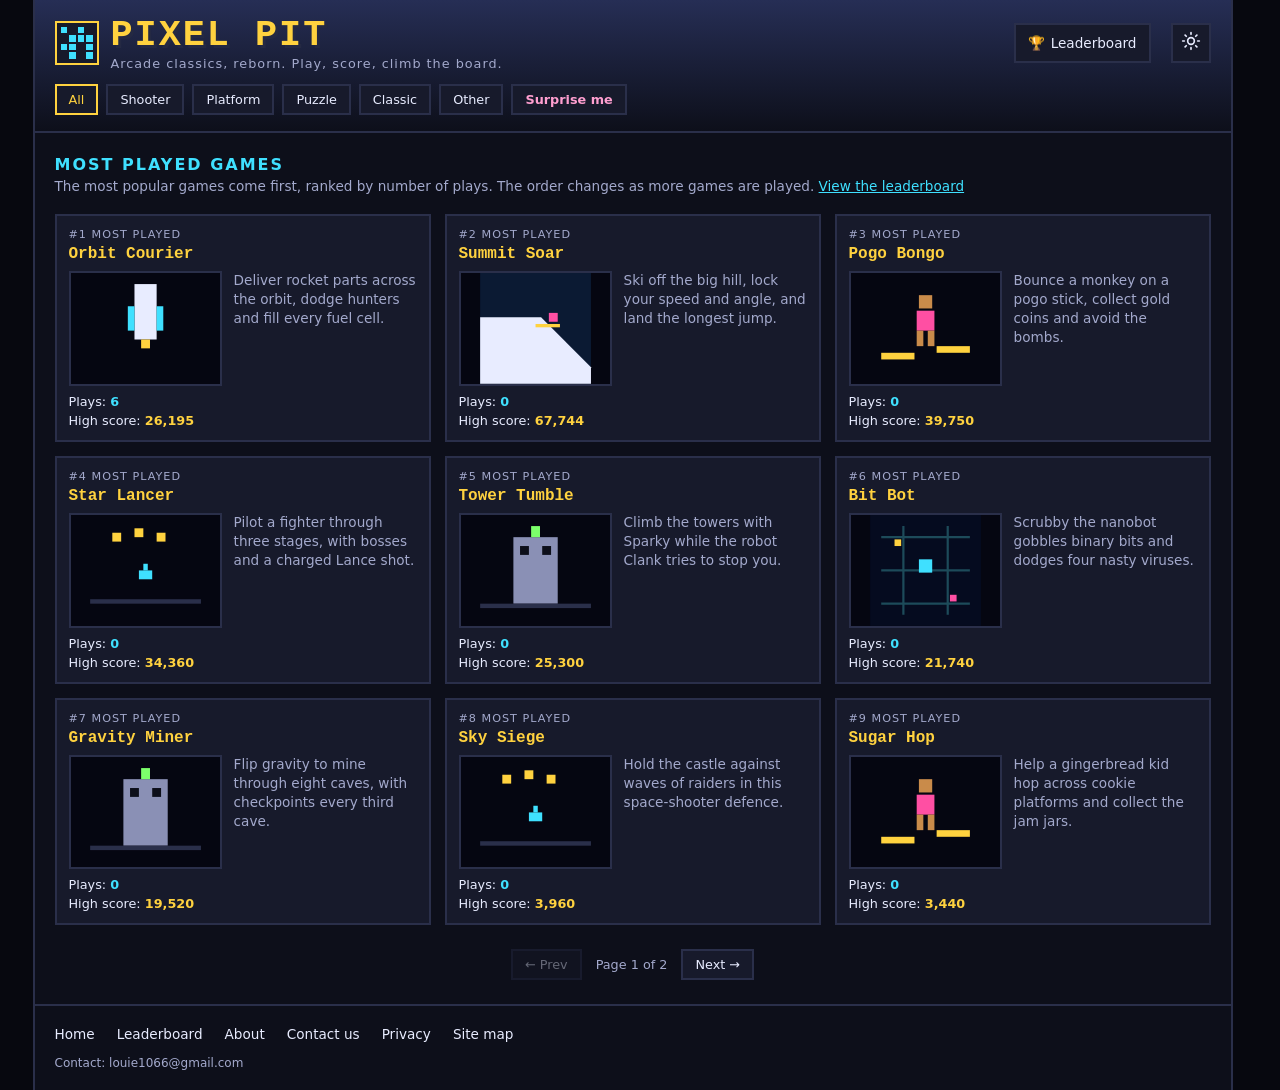
<file: index.html>
<!doctype html>
<html lang="en">
<head>
<meta charset="UTF-8">
<meta name="viewport" content="width=device-width, initial-scale=1, viewport-fit=cover">
<title>Pixel Pit | Free Retro Arcade Games Online</title>
<link rel="icon" href="favicon.svg" type="image/svg+xml">
<link rel="icon" href="favicon-32.png" type="image/png" sizes="32x32">
<link rel="apple-touch-icon" href="apple-touch-icon.png">
<meta name="description" content="Play free retro arcade games in your browser: shooters, platformers, puzzles and mazes. Compete for the top 5 high scores on any device.">
<link rel="canonical" href="https://louie1066.github.io/pixel-pit/">
<meta property="og:site_name" content="Pixel Pit">
<meta property="og:type" content="website">
<meta property="og:title" content="Pixel Pit | Free Retro Arcade Games Online">
<meta property="og:description" content="Play free retro arcade games in your browser: shooters, platformers, puzzles and mazes. Compete for the top 5 high scores on any device.">
<meta property="og:url" content="https://louie1066.github.io/pixel-pit/">
<meta name="twitter:card" content="summary">
<meta name="twitter:title" content="Pixel Pit | Free Retro Arcade Games Online">
<meta name="twitter:description" content="Play free retro arcade games in your browser: shooters, platformers, puzzles and mazes. Compete for the top 5 high scores on any device.">
<script type="application/ld+json">{"@context":"https://schema.org","@type":"WebSite","name":"Pixel Pit","url":"https://louie1066.github.io/pixel-pit/"}</script>
<meta name="robots" content="index, follow">
<meta name="theme-color" content="#0d0f1a">
<meta property="og:type" content="website">
<meta property="og:site_name" content="Pixel Pit">
<meta property="og:title" content="Pixel Pit | Free Retro Arcade Games Online">
<meta property="og:description" content="Free retro arcade games with live play counts and shared high scores.">
<meta name="twitter:card" content="summary">
<meta name="twitter:title" content="Pixel Pit | Free Retro Arcade Games Online">
<meta name="twitter:description" content="Free retro arcade games with live play counts and shared high scores.">
<script type="application/ld+json">
{"@context": "https://schema.org", "@type": "WebSite", "name": "Pixel Pit", "description": "Free retro arcade games with play counts and shared high scores.", "inLanguage": "en"}
</script>
<link rel="stylesheet" href="css/site.css">
</head>
<body data-route="home">
<div class="frame">

  <header id="siteHeader">
    <div class="brand">
      <a class="logo-link" href="index.html" aria-label="Pixel Pit home"><div class="logo" aria-hidden="true" id="logo"></div></a>
      <div>
        <h1 class="site-title"><a class="title-link" href="index.html">PIXEL PIT</a></h1>
        <div class="tagline">Arcade classics, reborn. Play, score, climb the board.</div>
      </div>
      <a class="lb-nav" href="leaderboard.html" aria-label="Leaderboard"><span class="lb-ico" aria-hidden="true">🏆</span><span class="lb-txt">Leaderboard</span></a>
      <button class="theme-toggle" id="themeToggle" aria-label="Switch to light mode"><svg width="20" height="20" viewBox="0 0 24 24" fill="none" stroke="currentColor" stroke-width="2" stroke-linecap="round" stroke-linejoin="round" aria-hidden="true"><circle cx="12" cy="12" r="4"/><path d="M12 2v2M12 20v2M4.93 4.93l1.41 1.41M17.66 17.66l1.41 1.41M2 12h2M20 12h2M4.93 19.07l1.41-1.41M17.66 6.34l1.41-1.41"/></svg></button>
    </div>
    <nav class="menu-slot" id="chips" aria-label="Game categories"></nav>
  </header>

  <section class="intro home-view">
    <h2 id="introTitle">Most played games</h2>
    <p>The most popular games come first, ranked by number of plays. The order changes as more games are played. <a href="leaderboard.html">View the leaderboard</a></p>
  </section>

  <main class="grid home-view" id="grid"></main>
  <div class="pager home-view" id="pager"></div>

  <!-- Ad slot below the games (hidden until ads are switched on) -->
  <div class="ad-below home-view" aria-label="Advertisement"></div>

  <footer>
    <nav class="links" aria-label="Footer navigation">
      <a href="index.html">Home</a>
      <a href="leaderboard.html">Leaderboard</a>
      <a href="about.html">About</a>
      <a href="contact.html">Contact us</a>
      <a href="privacy.html">Privacy</a>
      <a href="sitemap.html">Site map</a>
    </nav>
    <p class="fine">Contact: louie1066@gmail.com</p>
  </footer>

</div>
<script src="js/site.js"></script>
</body>
</html>
</file>
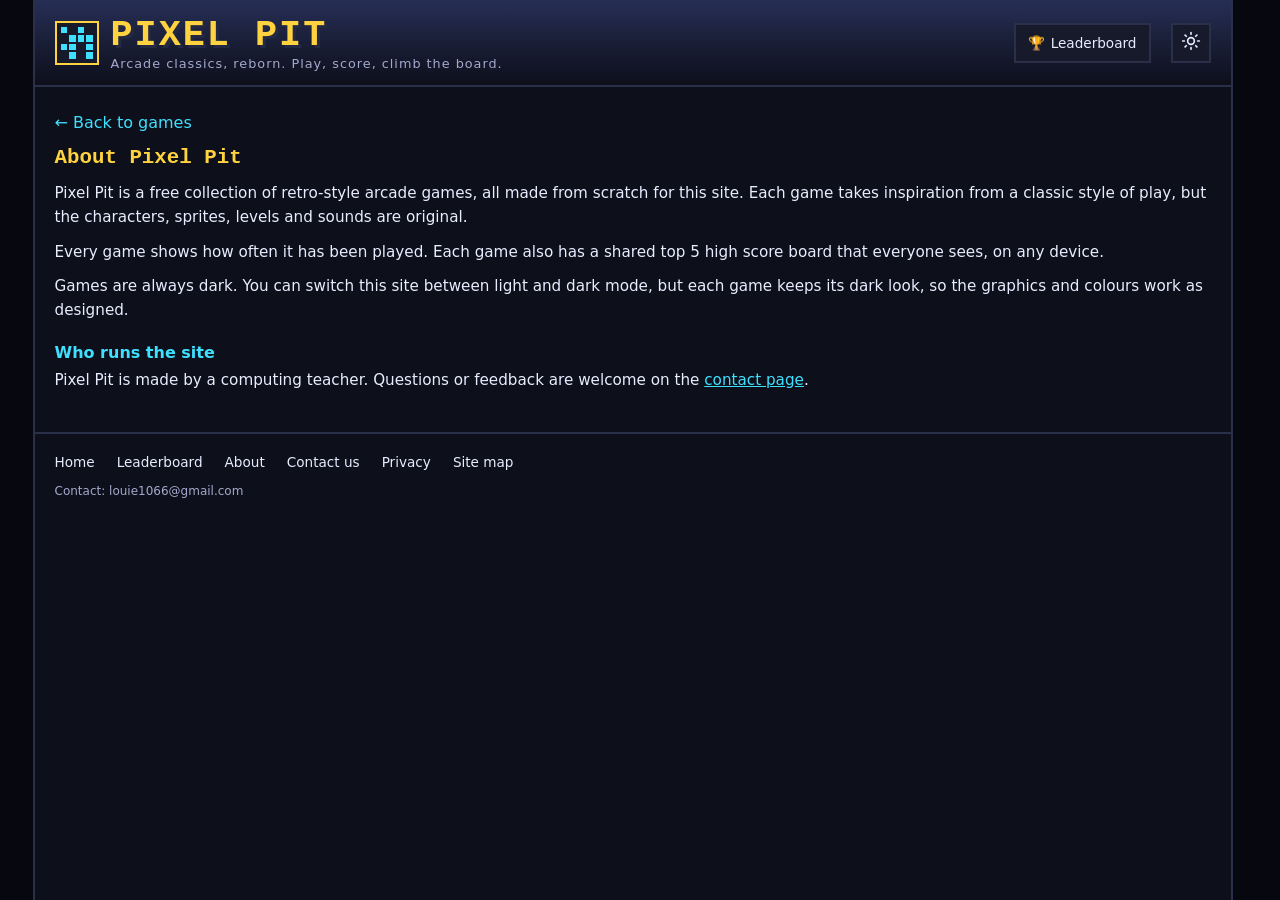
<file: about.html>
<!doctype html>
<html lang="en">
<head>
<meta charset="UTF-8">
<meta name="viewport" content="width=device-width, initial-scale=1, viewport-fit=cover">
<title>About | Pixel Pit</title>
<link rel="icon" href="favicon.svg" type="image/svg+xml">
<link rel="icon" href="favicon-32.png" type="image/png" sizes="32x32">
<link rel="apple-touch-icon" href="apple-touch-icon.png">
<meta name="description" content="About Pixel Pit: free retro-style arcade games made from scratch for this site.">
<link rel="canonical" href="https://louie1066.github.io/pixel-pit/about.html">
<meta property="og:site_name" content="Pixel Pit">
<meta property="og:type" content="website">
<meta property="og:title" content="About | Pixel Pit">
<meta property="og:description" content="About Pixel Pit: free retro-style arcade games made from scratch for this site.">
<meta property="og:url" content="https://louie1066.github.io/pixel-pit/about.html">
<meta name="twitter:card" content="summary">
<meta name="twitter:title" content="About | Pixel Pit">
<meta name="twitter:description" content="About Pixel Pit: free retro-style arcade games made from scratch for this site.">
<meta name="robots" content="index, follow">
<meta name="theme-color" content="#0d0f1a">
<meta property="og:type" content="website">
<meta property="og:site_name" content="Pixel Pit">
<meta property="og:title" content="About | Pixel Pit">
<meta property="og:description" content="About Pixel Pit: free retro-style arcade games made from scratch for this site.">
<link rel="stylesheet" href="css/site.css">
</head>
<body data-route="about">
<div class="frame">

  <header id="siteHeader">
    <div class="brand">
      <a class="logo-link" href="index.html" aria-label="Pixel Pit home"><div class="logo" aria-hidden="true" id="logo"></div></a>
      <div>
        <h1 class="site-title"><a class="title-link" href="index.html">PIXEL PIT</a></h1>
        <div class="tagline">Arcade classics, reborn. Play, score, climb the board.</div>
      </div>
      <a class="lb-nav" href="leaderboard.html" aria-label="Leaderboard"><span class="lb-ico" aria-hidden="true">🏆</span><span class="lb-txt">Leaderboard</span></a>
      <button class="theme-toggle" id="themeToggle" aria-label="Switch to light mode"><svg width="20" height="20" viewBox="0 0 24 24" fill="none" stroke="currentColor" stroke-width="2" stroke-linecap="round" stroke-linejoin="round" aria-hidden="true"><circle cx="12" cy="12" r="4"/><path d="M12 2v2M12 20v2M4.93 4.93l1.41 1.41M17.66 17.66l1.41 1.41M2 12h2M20 12h2M4.93 19.07l1.41-1.41M17.66 6.34l1.41-1.41"/></svg></button>
    </div>
  </header>

  <section class="page" id="about">
    <a class="back" href="index.html">← Back to games</a>
    <h2>About Pixel Pit</h2>
    <p>Pixel Pit is a free collection of retro-style arcade games, all made from scratch for this site. Each game takes inspiration from a classic style of play, but the characters, sprites, levels and sounds are original.</p>
    <p>Every game shows how often it has been played. Each game also has a shared top 5 high score board that everyone sees, on any device.</p>
    <p>Games are always dark. You can switch this site between light and dark mode, but each game keeps its dark look, so the graphics and colours work as designed.</p>
    <h3>Who runs the site</h3>
    <p>Pixel Pit is made by a computing teacher. Questions or feedback are welcome on the <a href="contact.html">contact page</a>.</p>
  </section>

  <footer>
    <nav class="links" aria-label="Footer navigation">
      <a href="index.html">Home</a>
      <a href="leaderboard.html">Leaderboard</a>
      <a href="about.html">About</a>
      <a href="contact.html">Contact us</a>
      <a href="privacy.html">Privacy</a>
      <a href="sitemap.html">Site map</a>
    </nav>
    <p class="fine">Contact: louie1066@gmail.com</p>
  </footer>

</div>
<script src="js/site.js"></script>
</body>
</html>
</file>
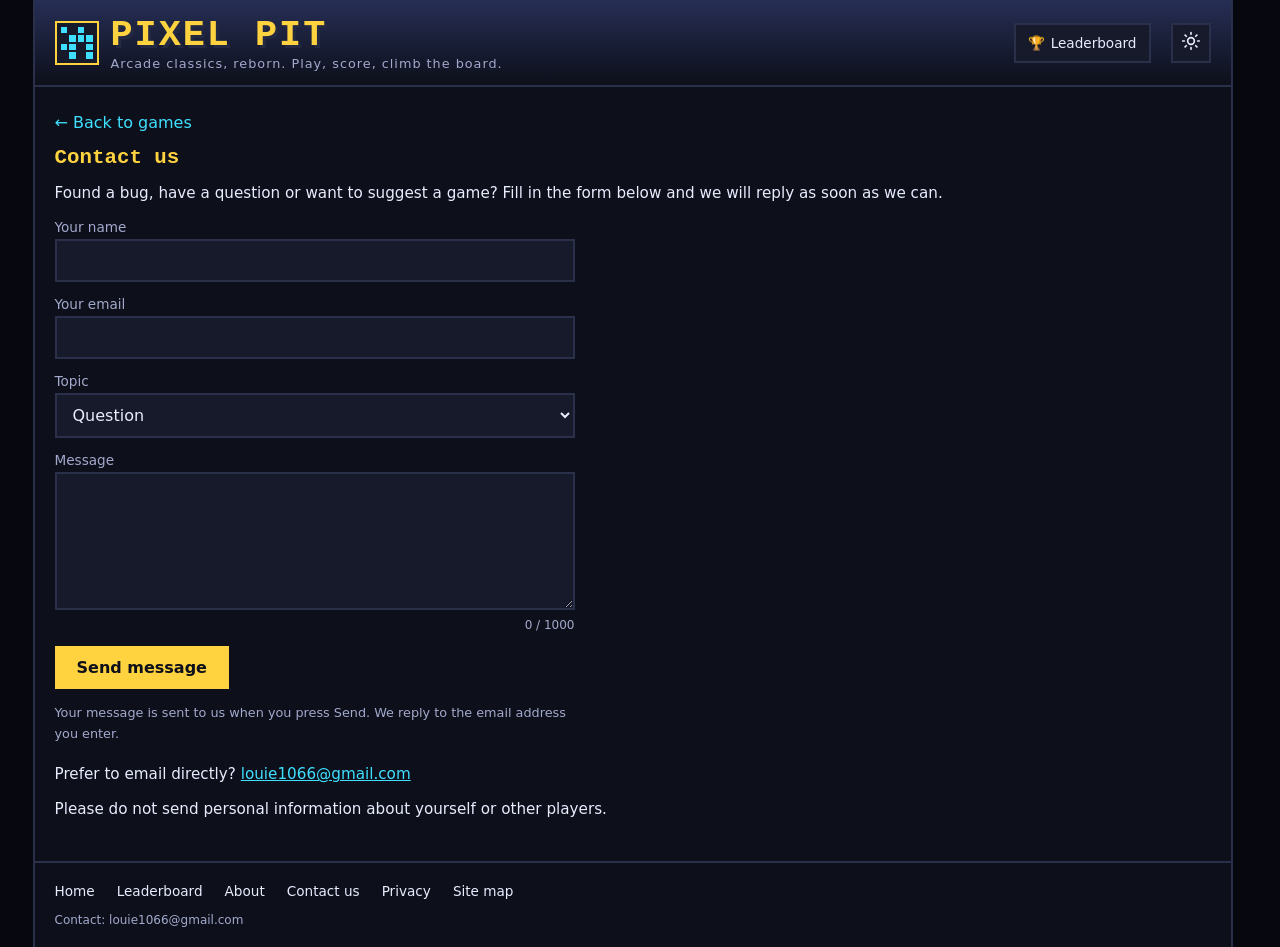
<file: contact.html>
<!doctype html>
<html lang="en">
<head>
<meta charset="UTF-8">
<meta name="viewport" content="width=device-width, initial-scale=1, viewport-fit=cover">
<title>Contact us | Pixel Pit</title>
<link rel="icon" href="favicon.svg" type="image/svg+xml">
<link rel="icon" href="favicon-32.png" type="image/png" sizes="32x32">
<link rel="apple-touch-icon" href="apple-touch-icon.png">
<meta name="description" content="Contact Pixel Pit: report a bug, ask a question or suggest a game.">
<link rel="canonical" href="https://louie1066.github.io/pixel-pit/contact.html">
<meta property="og:site_name" content="Pixel Pit">
<meta property="og:type" content="website">
<meta property="og:title" content="Contact us | Pixel Pit">
<meta property="og:description" content="Contact Pixel Pit: report a bug, ask a question or suggest a game.">
<meta property="og:url" content="https://louie1066.github.io/pixel-pit/contact.html">
<meta name="twitter:card" content="summary">
<meta name="twitter:title" content="Contact us | Pixel Pit">
<meta name="twitter:description" content="Contact Pixel Pit: report a bug, ask a question or suggest a game.">
<meta name="robots" content="index, follow">
<meta name="theme-color" content="#0d0f1a">
<meta property="og:type" content="website">
<meta property="og:site_name" content="Pixel Pit">
<meta property="og:title" content="Contact us | Pixel Pit">
<meta property="og:description" content="Contact Pixel Pit: report a bug, ask a question or suggest a game.">
<link rel="stylesheet" href="css/site.css?v=6">
</head>
<body data-route="contact">
<div class="frame">

  <header id="siteHeader">
    <div class="brand">
      <a class="logo-link" href="index.html" aria-label="Pixel Pit home"><div class="logo" aria-hidden="true" id="logo"></div></a>
      <div>
        <h1 class="site-title"><a class="title-link" href="index.html">PIXEL PIT</a></h1>
        <div class="tagline">Arcade classics, reborn. Play, score, climb the board.</div>
      </div>
      <a class="lb-nav" href="leaderboard.html" aria-label="Leaderboard"><span class="lb-ico" aria-hidden="true">🏆</span><span class="lb-txt">Leaderboard</span></a>
      <button class="theme-toggle" id="themeToggle" aria-label="Switch to light mode"><svg width="20" height="20" viewBox="0 0 24 24" fill="none" stroke="currentColor" stroke-width="2" stroke-linecap="round" stroke-linejoin="round" aria-hidden="true"><circle cx="12" cy="12" r="4"/><path d="M12 2v2M12 20v2M4.93 4.93l1.41 1.41M17.66 17.66l1.41 1.41M2 12h2M20 12h2M4.93 19.07l1.41-1.41M17.66 6.34l1.41-1.41"/></svg></button>
    </div>
  </header>

  <section class="page" id="contact">
    <a class="back" href="index.html">← Back to games</a>
    <h2>Contact us</h2>
    <p>Found a bug, have a question or want to suggest a game? Fill in the form below and we will reply as soon as we can.</p>
    <div class="cform" role="form" aria-label="Contact form">
      <div class="field">
        <label for="cfName">Your name</label>
        <input id="cfName" type="text" maxlength="60" autocomplete="name" aria-describedby="eName">
        <span class="err" id="eName" role="alert"></span>
      </div>
      <div class="field">
        <label for="cfEmail">Your email</label>
        <input id="cfEmail" type="email" maxlength="120" autocomplete="email" inputmode="email" aria-describedby="eEmail">
        <span class="err" id="eEmail" role="alert"></span>
      </div>
      <div class="field">
        <label for="cfTopic">Topic</label>
        <select id="cfTopic">
          <option>Question</option>
          <option>Bug report</option>
          <option>Game suggestion</option>
          <option>Remove a high score</option>
          <option>Other</option>
        </select>
      </div>
      <div class="field">
        <label for="cfMsg">Message</label>
        <textarea id="cfMsg" rows="6" maxlength="1000" aria-describedby="eMsg"></textarea>
        <div class="cf-meta"><span class="err" id="eMsg" role="alert"></span><span class="cf-status" id="cfStatus" role="status"></span><span id="cfCount">0 / 1000</span></div>
      </div>
      <div class="hp" aria-hidden="true"><label for="cfHp">Leave this field empty</label><input id="cfHp" type="text" tabindex="-1" autocomplete="off"></div>
      <button type="button" class="btn" id="cfSend">Send message</button>
      <p class="cf-note">Your message is sent to us when you press Send. We reply to the email address you enter.</p>
    </div>
    <p>Prefer to email directly? <a href="mailto:louie1066@gmail.com">louie1066@gmail.com</a></p>
    <p>Please do not send personal information about yourself or other players.</p>
  </section>

  <footer>
    <nav class="links" aria-label="Footer navigation">
      <a href="index.html">Home</a>
      <a href="leaderboard.html">Leaderboard</a>
      <a href="about.html">About</a>
      <a href="contact.html">Contact us</a>
      <a href="privacy.html">Privacy</a>
      <a href="sitemap.html">Site map</a>
    </nav>
    <p class="fine">Contact: louie1066@gmail.com</p>
  </footer>

</div>
<script src="js/site.js?v=2"></script>
</body>
</html>
</file>
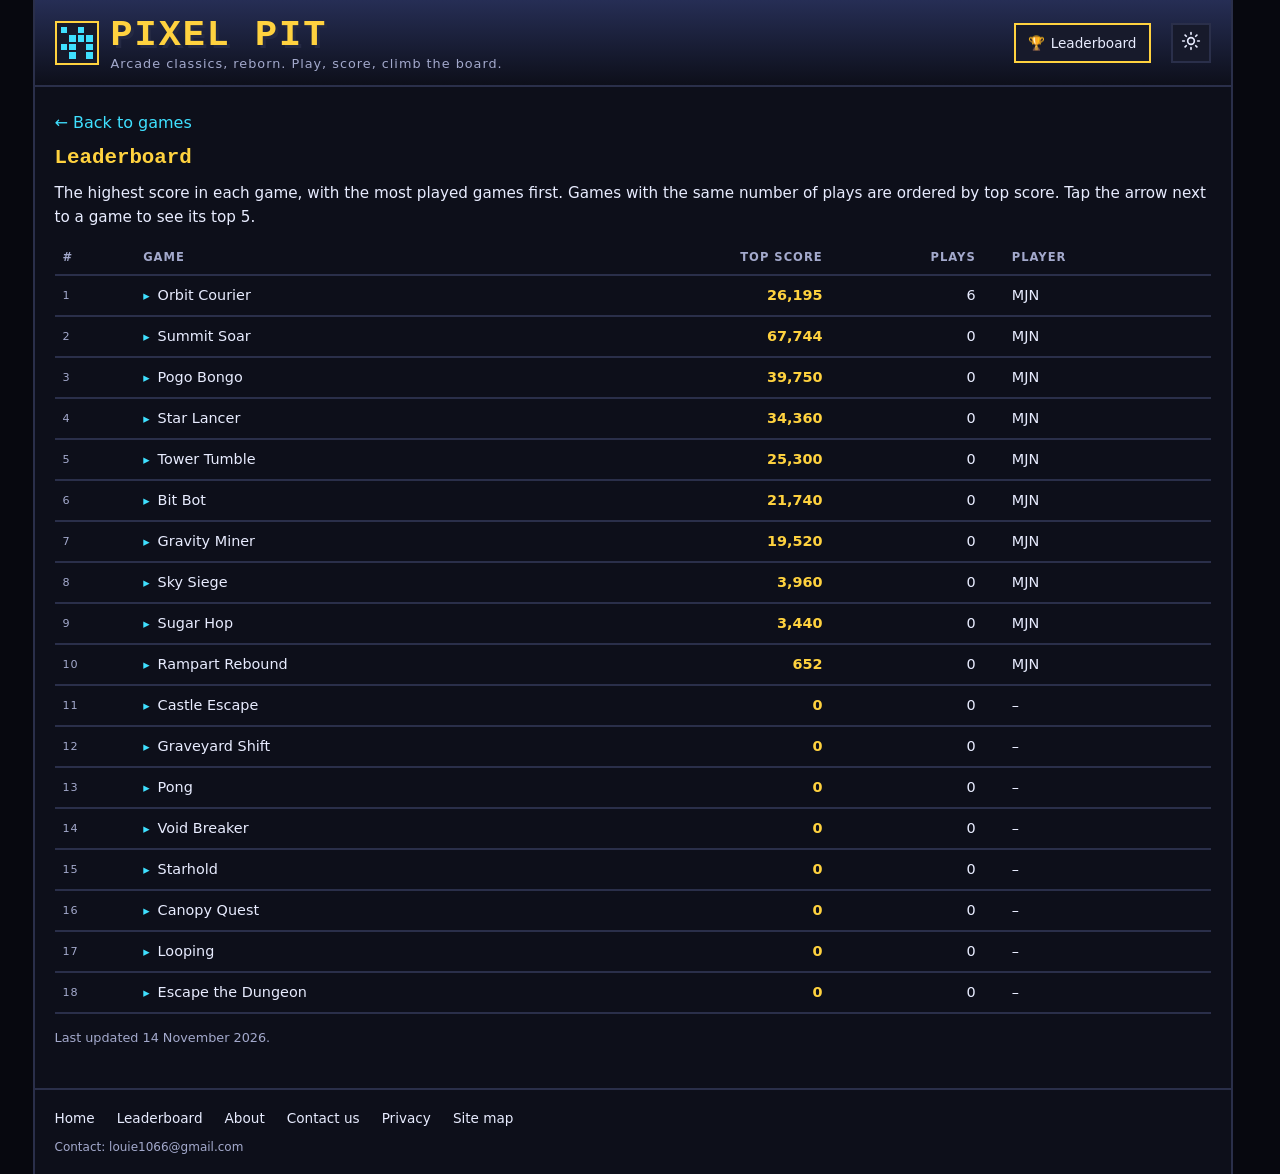
<file: leaderboard.html>
<!doctype html>
<html lang="en">
<head>
<meta charset="UTF-8">
<meta name="viewport" content="width=device-width, initial-scale=1, viewport-fit=cover">
<title>Leaderboard | Pixel Pit</title>
<link rel="icon" href="favicon.svg" type="image/svg+xml">
<link rel="icon" href="favicon-32.png" type="image/png" sizes="32x32">
<link rel="apple-touch-icon" href="apple-touch-icon.png">
<meta name="description" content="Pixel Pit leaderboard: the top score in each free retro arcade game, with the top 5 for every game.">
<link rel="canonical" href="https://louie1066.github.io/pixel-pit/leaderboard.html">
<meta property="og:site_name" content="Pixel Pit">
<meta property="og:type" content="website">
<meta property="og:title" content="Leaderboard | Pixel Pit">
<meta property="og:description" content="Pixel Pit leaderboard: the top score in each free retro arcade game, with the top 5 for every game.">
<meta property="og:url" content="https://louie1066.github.io/pixel-pit/leaderboard.html">
<meta name="twitter:card" content="summary">
<meta name="twitter:title" content="Leaderboard | Pixel Pit">
<meta name="twitter:description" content="Pixel Pit leaderboard: the top score in each free retro arcade game, with the top 5 for every game.">
<meta name="robots" content="index, follow">
<meta name="theme-color" content="#0d0f1a">
<meta property="og:type" content="website">
<meta property="og:site_name" content="Pixel Pit">
<meta property="og:title" content="Leaderboard | Pixel Pit">
<meta property="og:description" content="Pixel Pit leaderboard: the top score in each free retro arcade game, with the top 5 for every game.">
<link rel="stylesheet" href="css/site.css">
</head>
<body data-route="leaderboard">
<div class="frame">

  <header id="siteHeader">
    <div class="brand">
      <a class="logo-link" href="index.html" aria-label="Pixel Pit home"><div class="logo" aria-hidden="true" id="logo"></div></a>
      <div>
        <h1 class="site-title"><a class="title-link" href="index.html">PIXEL PIT</a></h1>
        <div class="tagline">Arcade classics, reborn. Play, score, climb the board.</div>
      </div>
      <a class="lb-nav" href="leaderboard.html" aria-label="Leaderboard"><span class="lb-ico" aria-hidden="true">🏆</span><span class="lb-txt">Leaderboard</span></a>
      <button class="theme-toggle" id="themeToggle" aria-label="Switch to light mode"><svg width="20" height="20" viewBox="0 0 24 24" fill="none" stroke="currentColor" stroke-width="2" stroke-linecap="round" stroke-linejoin="round" aria-hidden="true"><circle cx="12" cy="12" r="4"/><path d="M12 2v2M12 20v2M4.93 4.93l1.41 1.41M17.66 17.66l1.41 1.41M2 12h2M20 12h2M4.93 19.07l1.41-1.41M17.66 6.34l1.41-1.41"/></svg></button>
    </div>
  </header>

  <section class="page" id="leaderboard">
    <a class="back" href="index.html">← Back to games</a>
    <h2>Leaderboard</h2>
    <p>The highest score in each game, with the most played games first. Games with the same number of plays are ordered by top score. Tap the arrow next to a game to see its top 5.</p>
    <div class="table-wrap">
      <table class="lb">
        <caption class="sr-only">Highest score in each game, sorted by number of plays</caption>
        <thead><tr><th scope="col">#</th><th scope="col">Game</th><th scope="col" class="num">Top score</th><th scope="col" class="num">Plays</th><th scope="col">Player</th></tr></thead>
        <tbody id="lbBody"></tbody>
      </table>
    </div>
    <p class="lb-note" id="lbNote"></p>
  </section>

  <footer>
    <nav class="links" aria-label="Footer navigation">
      <a href="index.html">Home</a>
      <a href="leaderboard.html">Leaderboard</a>
      <a href="about.html">About</a>
      <a href="contact.html">Contact us</a>
      <a href="privacy.html">Privacy</a>
      <a href="sitemap.html">Site map</a>
    </nav>
    <p class="fine">Contact: louie1066@gmail.com</p>
  </footer>

</div>
<script src="js/site.js"></script>
</body>
</html>
</file>
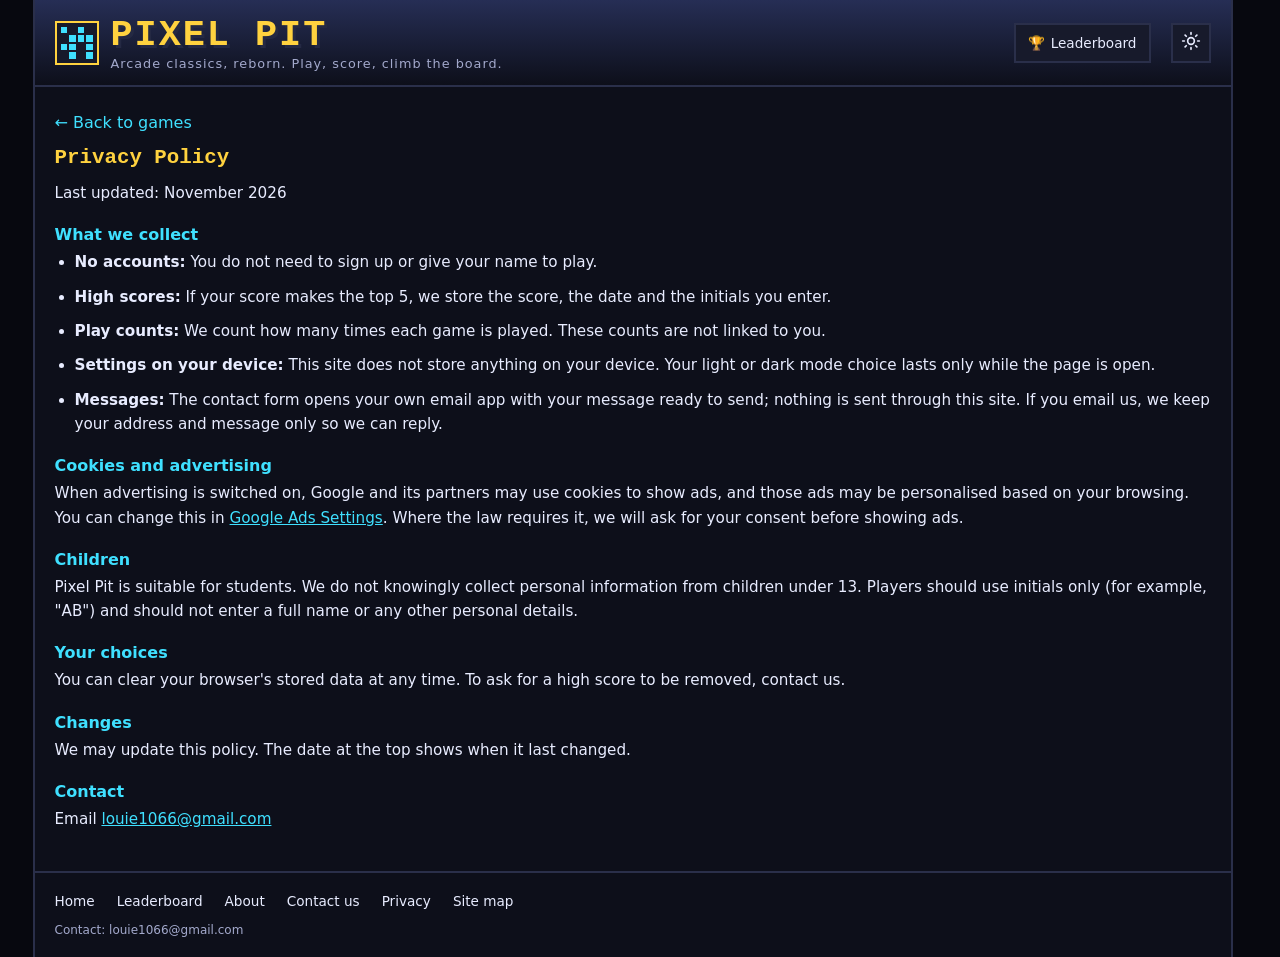
<file: privacy.html>
<!doctype html>
<html lang="en">
<head>
<meta charset="UTF-8">
<meta name="viewport" content="width=device-width, initial-scale=1, viewport-fit=cover">
<title>Privacy Policy | Pixel Pit</title>
<link rel="icon" href="favicon.svg" type="image/svg+xml">
<link rel="icon" href="favicon-32.png" type="image/png" sizes="32x32">
<link rel="apple-touch-icon" href="apple-touch-icon.png">
<meta name="description" content="Pixel Pit privacy policy: no accounts, initials only for high scores, anonymous play counts and how ads are handled.">
<link rel="canonical" href="https://louie1066.github.io/pixel-pit/privacy.html">
<meta property="og:site_name" content="Pixel Pit">
<meta property="og:type" content="website">
<meta property="og:title" content="Privacy Policy | Pixel Pit">
<meta property="og:description" content="Pixel Pit privacy policy: no accounts, initials only for high scores, anonymous play counts and how ads are handled.">
<meta property="og:url" content="https://louie1066.github.io/pixel-pit/privacy.html">
<meta name="twitter:card" content="summary">
<meta name="twitter:title" content="Privacy Policy | Pixel Pit">
<meta name="twitter:description" content="Pixel Pit privacy policy: no accounts, initials only for high scores, anonymous play counts and how ads are handled.">
<meta name="robots" content="index, follow">
<meta name="theme-color" content="#0d0f1a">
<meta property="og:type" content="website">
<meta property="og:site_name" content="Pixel Pit">
<meta property="og:title" content="Privacy Policy | Pixel Pit">
<meta property="og:description" content="Pixel Pit privacy policy: no accounts, initials only for high scores, anonymous play counts and how ads are handled.">
<link rel="stylesheet" href="css/site.css">
</head>
<body data-route="privacy">
<div class="frame">

  <header id="siteHeader">
    <div class="brand">
      <a class="logo-link" href="index.html" aria-label="Pixel Pit home"><div class="logo" aria-hidden="true" id="logo"></div></a>
      <div>
        <h1 class="site-title"><a class="title-link" href="index.html">PIXEL PIT</a></h1>
        <div class="tagline">Arcade classics, reborn. Play, score, climb the board.</div>
      </div>
      <a class="lb-nav" href="leaderboard.html" aria-label="Leaderboard"><span class="lb-ico" aria-hidden="true">🏆</span><span class="lb-txt">Leaderboard</span></a>
      <button class="theme-toggle" id="themeToggle" aria-label="Switch to light mode"><svg width="20" height="20" viewBox="0 0 24 24" fill="none" stroke="currentColor" stroke-width="2" stroke-linecap="round" stroke-linejoin="round" aria-hidden="true"><circle cx="12" cy="12" r="4"/><path d="M12 2v2M12 20v2M4.93 4.93l1.41 1.41M17.66 17.66l1.41 1.41M2 12h2M20 12h2M4.93 19.07l1.41-1.41M17.66 6.34l1.41-1.41"/></svg></button>
    </div>
  </header>

  <section class="page" id="privacy">
    <a class="back" href="index.html">← Back to games</a>
    <h2>Privacy Policy</h2>
    <p>Last updated: November 2026</p>
    <h3>What we collect</h3>
    <ul>
      <li><b>No accounts:</b> You do not need to sign up or give your name to play.</li>
      <li><b>High scores:</b> If your score makes the top 5, we store the score, the date and the initials you enter.</li>
      <li><b>Play counts:</b> We count how many times each game is played. These counts are not linked to you.</li>
      <li><b>Settings on your device:</b> This site does not store anything on your device. Your light or dark mode choice lasts only while the page is open.</li>
      <li><b>Messages:</b> The contact form opens your own email app with your message ready to send; nothing is sent through this site. If you email us, we keep your address and message only so we can reply.</li>
    </ul>
    <h3>Cookies and advertising</h3>
    <p>When advertising is switched on, Google and its partners may use cookies to show ads, and those ads may be personalised based on your browsing. You can change this in <a href="https://adssettings.google.com" target="_blank" rel="noopener">Google Ads Settings</a>. Where the law requires it, we will ask for your consent before showing ads.</p>
    <h3>Children</h3>
    <p>Pixel Pit is suitable for students. We do not knowingly collect personal information from children under 13. Players should use initials only (for example, "AB") and should not enter a full name or any other personal details.</p>
    <h3>Your choices</h3>
    <p>You can clear your browser's stored data at any time. To ask for a high score to be removed, contact us.</p>
    <h3>Changes</h3>
    <p>We may update this policy. The date at the top shows when it last changed.</p>
    <h3>Contact</h3>
    <p>Email <a href="mailto:louie1066@gmail.com">louie1066@gmail.com</a></p>
  </section>

  <footer>
    <nav class="links" aria-label="Footer navigation">
      <a href="index.html">Home</a>
      <a href="leaderboard.html">Leaderboard</a>
      <a href="about.html">About</a>
      <a href="contact.html">Contact us</a>
      <a href="privacy.html">Privacy</a>
      <a href="sitemap.html">Site map</a>
    </nav>
    <p class="fine">Contact: louie1066@gmail.com</p>
  </footer>

</div>
<script src="js/site.js"></script>
</body>
</html>
</file>
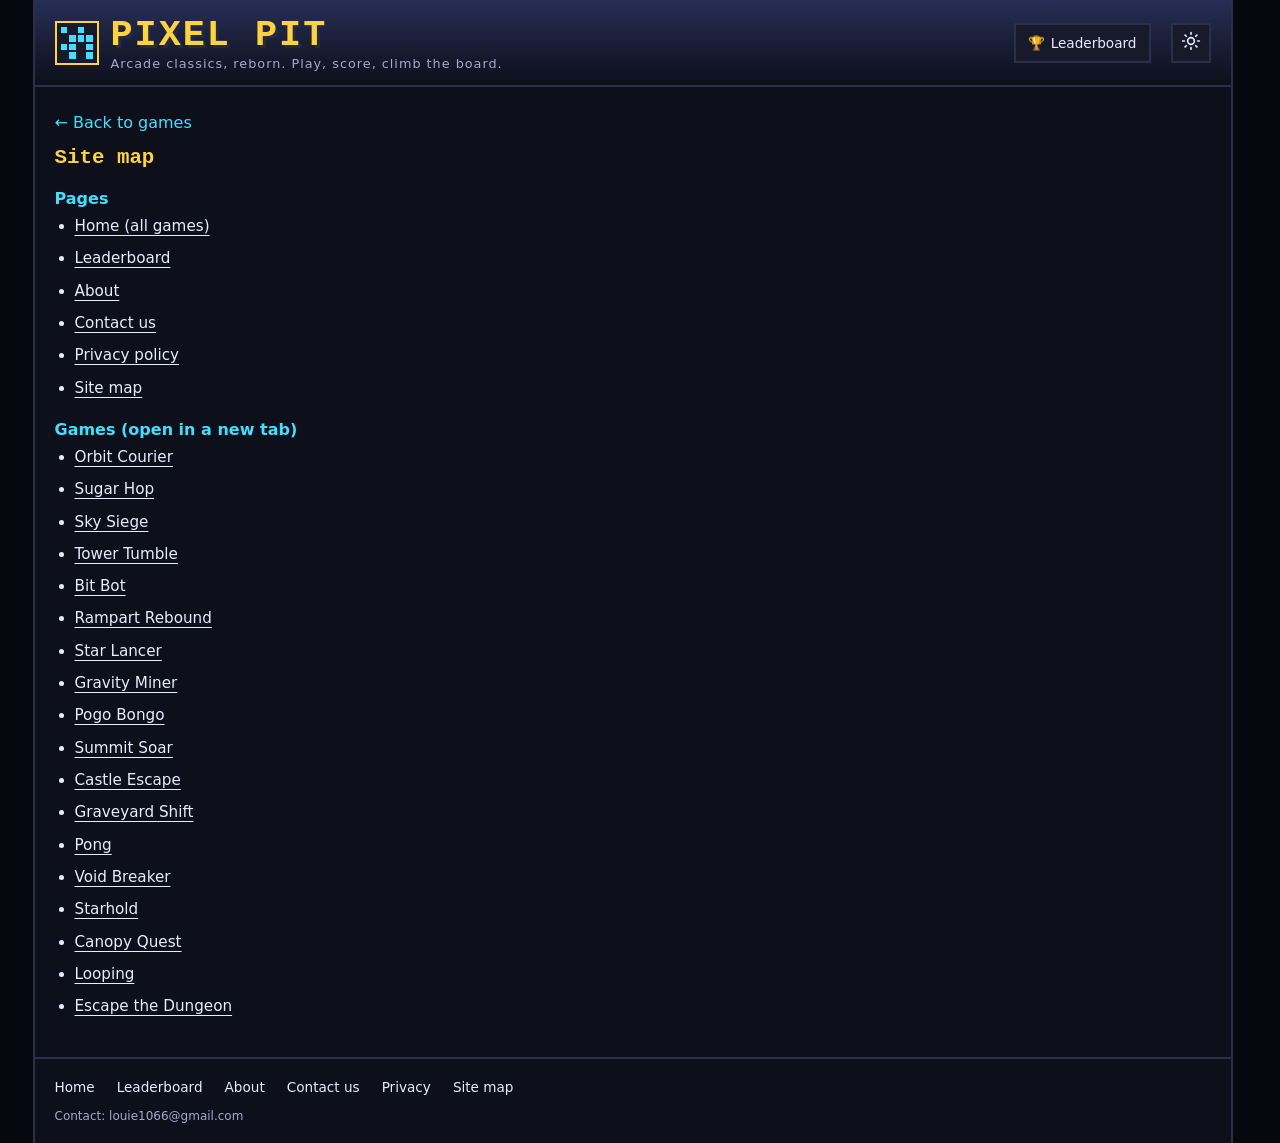
<file: sitemap.html>
<!doctype html>
<html lang="en">
<head>
<meta charset="UTF-8">
<meta name="viewport" content="width=device-width, initial-scale=1, viewport-fit=cover">
<title>Site map | Pixel Pit</title>
<link rel="icon" href="favicon.svg" type="image/svg+xml">
<link rel="icon" href="favicon-32.png" type="image/png" sizes="32x32">
<link rel="apple-touch-icon" href="apple-touch-icon.png">
<meta name="description" content="Site map for Pixel Pit: every page and every free retro arcade game.">
<link rel="canonical" href="https://louie1066.github.io/pixel-pit/sitemap.html">
<meta property="og:site_name" content="Pixel Pit">
<meta property="og:type" content="website">
<meta property="og:title" content="Site map | Pixel Pit">
<meta property="og:description" content="Site map for Pixel Pit: every page and every free retro arcade game.">
<meta property="og:url" content="https://louie1066.github.io/pixel-pit/sitemap.html">
<meta name="twitter:card" content="summary">
<meta name="twitter:title" content="Site map | Pixel Pit">
<meta name="twitter:description" content="Site map for Pixel Pit: every page and every free retro arcade game.">
<meta name="robots" content="index, follow">
<meta name="theme-color" content="#0d0f1a">
<meta property="og:type" content="website">
<meta property="og:site_name" content="Pixel Pit">
<meta property="og:title" content="Site map | Pixel Pit">
<meta property="og:description" content="Site map for Pixel Pit: every page and every free retro arcade game.">
<link rel="stylesheet" href="css/site.css">
</head>
<body data-route="sitemap">
<div class="frame">

  <header id="siteHeader">
    <div class="brand">
      <a class="logo-link" href="index.html" aria-label="Pixel Pit home"><div class="logo" aria-hidden="true" id="logo"></div></a>
      <div>
        <h1 class="site-title"><a class="title-link" href="index.html">PIXEL PIT</a></h1>
        <div class="tagline">Arcade classics, reborn. Play, score, climb the board.</div>
      </div>
      <a class="lb-nav" href="leaderboard.html" aria-label="Leaderboard"><span class="lb-ico" aria-hidden="true">🏆</span><span class="lb-txt">Leaderboard</span></a>
      <button class="theme-toggle" id="themeToggle" aria-label="Switch to light mode"><svg width="20" height="20" viewBox="0 0 24 24" fill="none" stroke="currentColor" stroke-width="2" stroke-linecap="round" stroke-linejoin="round" aria-hidden="true"><circle cx="12" cy="12" r="4"/><path d="M12 2v2M12 20v2M4.93 4.93l1.41 1.41M17.66 17.66l1.41 1.41M2 12h2M20 12h2M4.93 19.07l1.41-1.41M17.66 6.34l1.41-1.41"/></svg></button>
    </div>
  </header>

  <section class="page" id="sitemap">
    <a class="back" href="index.html">← Back to games</a>
    <h2>Site map</h2>
    <h3>Pages</h3>
    <ul>
      <li><a href="index.html">Home (all games)</a></li>
      <li><a href="leaderboard.html">Leaderboard</a></li>
      <li><a href="about.html">About</a></li>
      <li><a href="contact.html">Contact us</a></li>
      <li><a href="privacy.html">Privacy policy</a></li>
      <li><a href="sitemap.html">Site map</a></li>
    </ul>
    <h3>Games (open in a new tab)</h3>
    <ul>
      <li><a href="https://claude.ai/artifact/K4CLZtLDsevg1pBgUf9der" target="_blank" rel="noopener">Orbit Courier</a></li>
      <li><a href="https://claude.ai/artifact/T3AxokvkxUFRRKS7PgwddU" target="_blank" rel="noopener">Sugar Hop</a></li>
      <li><a href="https://claude.ai/artifact/Qv8M5JR7CrtYcHJkXorD5z" target="_blank" rel="noopener">Sky Siege</a></li>
      <li><a href="https://claude.ai/artifact/KXL6Ym15ChLFWicP6aPT94" target="_blank" rel="noopener">Tower Tumble</a></li>
      <li><a href="https://claude.ai/artifact/3apwaJL1drV3Doty5yLfv9" target="_blank" rel="noopener">Bit Bot</a></li>
      <li><a href="https://claude.ai/artifact/1voGYFpgc684847rLwEXzV" target="_blank" rel="noopener">Rampart Rebound</a></li>
      <li><a href="https://claude.ai/artifact/H2qJgYdP66oabkKgCdzqur" target="_blank" rel="noopener">Star Lancer</a></li>
      <li><a href="https://claude.ai/artifact/8jiwnxXVmMxuQ9jgSXgTUN" target="_blank" rel="noopener">Gravity Miner</a></li>
      <li><a href="https://claude.ai/artifact/4j6sBaQNDJ8ohskCePzsQQ" target="_blank" rel="noopener">Pogo Bongo</a></li>
      <li><a href="https://claude.ai/artifact/UTkWLFEZm8kPDBAmRTByoj" target="_blank" rel="noopener">Summit Soar</a></li>
      <li><a href="https://claude.ai/artifact/W1eQNdTiUDWjcsBBpXfX79" target="_blank" rel="noopener">Castle Escape</a></li>
      <li><a href="https://claude.ai/artifact/8fW9QopiSDzq2QFUGpuuvi" target="_blank" rel="noopener">Graveyard Shift</a></li>
      <li><a href="https://claude.ai/artifact/Ewcenv9Xi4rx72KbptjEzJ" target="_blank" rel="noopener">Pong</a></li>
      <li><a href="https://claude.ai/artifact/LdCQc4y39vKuodfWHKA8bB" target="_blank" rel="noopener">Void Breaker</a></li>
      <li><a href="https://claude.ai/artifact/VmeNDzo4u2kob5V1u3vbjt" target="_blank" rel="noopener">Starhold</a></li>
      <li><a href="https://claude.ai/artifact/4E9z9HmihVHu6bCL8VGQee" target="_blank" rel="noopener">Canopy Quest</a></li>
      <li><a href="https://claude.ai/artifact/5eLSbrQU67nbkNDLKk2mVr" target="_blank" rel="noopener">Looping</a></li>
      <li><a href="https://claude.ai/artifact/NLz3fpiXCbFSgdy5QpoFii" target="_blank" rel="noopener">Escape the Dungeon</a></li>
    </ul>
  </section>

  <footer>
    <nav class="links" aria-label="Footer navigation">
      <a href="index.html">Home</a>
      <a href="leaderboard.html">Leaderboard</a>
      <a href="about.html">About</a>
      <a href="contact.html">Contact us</a>
      <a href="privacy.html">Privacy</a>
      <a href="sitemap.html">Site map</a>
    </nav>
    <p class="fine">Contact: louie1066@gmail.com</p>
  </footer>

</div>
<script src="js/site.js"></script>
</body>
</html>
</file>
<file: css/site.css>
:root {
    --bg: #0d0f1a;
    --panel: #171a2b;
    --line: #2a2f4a;
    --text: #e8ecff;
    --dim: #a3a9cc;
    --yellow: #ffd23f;
    --cyan: #3fe0ff;
    --pink: #ff4fa3;
    --edge: #242943;
    --surround: #07080f;
    --header-top: #262e55;
  }
  * { box-sizing: border-box; margin: 0; padding: 0; }
  /* Always reserve the scrollbar space so every page is exactly the same width, whether or not it is long enough to scroll */
  html { scrollbar-gutter: stable; }
  html, body { background: var(--surround); color: var(--text); font-family: system-ui, -apple-system, "Segoe UI", Roboto, sans-serif; }
  body { min-height: 100vh; display: flex; flex-direction: column; }

  /* Page frame: side borders on tablet/desktop only */
  .frame { flex: 1; width: 100%; max-width: 1200px; margin: 0 auto; display: flex; flex-direction: column; background: var(--bg);
           border-left: 2px solid var(--line); border-right: 2px solid var(--line);
           padding-left: env(safe-area-inset-left, 0px); padding-right: env(safe-area-inset-right, 0px); }

  /* Header: static on desktop, hides on scroll-down on mobile */
  header { position: sticky; top: 0; z-index: 10; background: linear-gradient(180deg, var(--header-top), var(--bg)); border-bottom: 2px solid var(--line);
           padding: calc(14px + env(safe-area-inset-top, 0px)) 20px 14px; transition: transform .4s ease; }
  .brand { display: flex; align-items: center; gap: 12px; }
  .logo { width: 44px; height: 44px; display: grid; grid-template-columns: repeat(4, 1fr); gap: 2px; padding: 4px;
          background: var(--panel); border: 2px solid var(--yellow); flex-shrink: 0; }
  .logo i { display: block; }
  .logo-link { display: block; flex-shrink: 0; line-height: 0; }
  .title-link { color: inherit; text-decoration: none; }
  .logo-link:focus-visible, .title-link:focus-visible { outline: 2px solid var(--cyan); outline-offset: 2px; }
  .site-title { font-family: "Courier New", monospace; font-size: clamp(1.5rem, 4.5vw, 2.3rem); letter-spacing: 2px; color: var(--yellow); text-shadow: 3px 3px 0 var(--edge); }
  .tagline { font-size: .8rem; color: var(--dim); letter-spacing: 1px; }
  .menu-slot { min-height: 36px; margin-top: 10px; }   /* reserved for future category menu */
  header.hidden { transform: translateY(-100%); }

  /* Category chips: scroll sideways on small screens */
    .menu-slot { display: flex; gap: 8px; align-items: center; }
  .chip { flex-shrink: 0; font: inherit; font-size: .8rem; padding: 6px 12px; background: var(--panel); color: var(--text); border: 2px solid var(--line); cursor: pointer; }
  .chip.on { border-color: var(--yellow); color: var(--yellow); }
  /* "All" stays pinned at the left while the other chips scroll sideways */
  /* Only the other categories scroll sideways; "All" sits outside the scrolling row, so nothing hides behind it */
  .chip-scroll { display: flex; gap: 8px; align-items: center; overflow-x: auto; scrollbar-width: none; flex: 1; min-width: 0; }
.chip.on { border-color: var(--yellow); color: var(--yellow); }
  .chip.surprise { color: #ff9fd0; font-weight: 600; }
  .chip.surprise.used { border-color: var(--pink); }
  [data-theme="light"] .chip.surprise { color: #07657d; font-weight: 700; }
  [data-theme="light"] .chip.surprise.used { border-color: #0a7d99; }
  /* Mouse hover on desktop: cyan in dark mode, teal in light mode (--cyan changes with the theme) */
  @media (hover: hover) and (pointer: fine) {
    .chip:not(:disabled):not(.on):hover { border-color: var(--cyan); color: var(--cyan); }
  }
  .card.pick { border-color: var(--pink); box-shadow: 0 0 0 3px var(--pink); }
  [data-theme="light"] .card.pick { border-color: #0a7d99; box-shadow: 0 0 0 3px #0a7d99; }
  .empty { padding: 30px 0; color: var(--dim); }
  /* Pager under the grid */
  .pager { display: flex; justify-content: center; align-items: center; gap: 14px; padding: 0 20px 24px; }
  .pager .chip:disabled { opacity: .4; cursor: default; }
  .pg-info { font-size: .8rem; color: var(--dim); }
  /* Category chips only make sense on the games view */
  body:not([data-route="home"]) .menu-slot { display: none; }

  /* Light/dark toggle button, sits at the right of the title row */
  .theme-toggle { margin-left: auto; flex-shrink: 0; width: 40px; height: 40px; cursor: pointer; font-size: 1rem; background: var(--panel); color: var(--text); border: 2px solid var(--line); }
  /* Leaderboard link in the header: icon + word on tablet/desktop, icon only on phones */
  .lb-nav { margin-left: auto; flex-shrink: 0; display: flex; align-items: center; justify-content: center; gap: 6px; height: 40px; padding: 0 12px; background: var(--panel); color: var(--text); border: 2px solid var(--line); text-decoration: none; font-size: .85rem; }
  .lb-nav + .theme-toggle { margin-left: 8px; }
  .lb-nav:hover, .lb-nav:focus-visible { border-color: var(--cyan); outline: none; }
  body[data-route="leaderboard"] .lb-nav { border-color: var(--yellow); }
  @media (max-width: 719px) {
    .brand { gap: 8px; }
    .brand > div:not(.logo) { min-width: 0; }
    .lb-nav { width: 40px; padding: 0; }
    .lb-txt { display: none; }
    .tagline { font-size: .72rem; letter-spacing: .5px; }
  }
  @media (max-width: 380px) {
    .site-title { font-size: 1.25rem; letter-spacing: 1px; text-shadow: 2px 2px 0 var(--edge); }
    .logo { width: 38px; height: 38px; }
  }

  /* Light theme: same layout, colours swapped */
  [data-theme="light"] {
    --bg: #f4f1ea; --panel: #ffffff; --line: #d8d2c4; --edge: #e4dfd2; --surround: #d9d3c3; --header-top: #e2d9c2;
    --text: #1d2033; --dim: #5a6080; --yellow: #8a6500; --cyan: #0a7d99; --pink: #c2185b;
  }

  /* Ad slots: space is reserved but hidden until ADS_ON is set to true in the script */
  .ad-slot, .ad-below { display: none; min-height: 100px; }
  @media (min-width: 720px) { .ad-slot, .ad-below { min-height: 90px; } }
  body.ads-on .ad-slot, body.ads-on .ad-below { display: flex; align-items: center; justify-content: center; }
  .ad-slot { grid-column: 1 / -1; }
  .ad-below { margin: 0 20px 24px; }

  /* Information pages: shown when the address hash matches, e.g. #about */
  .page { display: none; padding: 26px 20px 30px; }
  .page h2 { font-family: "Courier New", monospace; font-size: 1.3rem; color: var(--yellow); margin-bottom: 12px; }
  .page h3 { font-size: 1rem; color: var(--cyan); margin: 20px 0 6px; }
  .page p, .page li { font-size: .95rem; line-height: 1.6; margin-bottom: 10px; }
  .page ul { padding-left: 20px; }
  .page a { color: var(--cyan); }
  /* Site map: links in the page text colour with a matching underline, so they stand apart from the teal headings */
  #sitemap a { color: var(--text); text-decoration: underline; text-decoration-color: currentColor; text-decoration-thickness: 1px; text-underline-offset: 4px; }
  #sitemap a:hover, #sitemap a:focus-visible { color: var(--cyan); }
  #sitemap li { margin-bottom: 8px; }
  #sitemap a.back { color: var(--cyan); text-decoration: none; }

  /* Contact form */
  .cform { --err: #ff8a80; max-width: 520px; margin: 14px 0 18px; }
  [data-theme="light"] .cform { --err: #b3261e; }
  .field { margin-bottom: 14px; }
  .field label { display: block; font-size: .85rem; color: var(--dim); margin-bottom: 4px; }
  .field input, .field select, .field textarea { width: 100%; font: inherit; font-size: 16px; padding: 10px 12px; background: var(--panel); color: var(--text); border: 2px solid var(--line); border-radius: 0; }
  .field textarea { resize: vertical; min-height: 120px; }
  .field input:focus-visible, .field select:focus-visible, .field textarea:focus-visible { outline: 2px solid var(--cyan); outline-offset: 1px; }
  .field.bad input, .field.bad textarea { border-color: var(--err); }
  .err { color: var(--err); font-size: .8rem; }
  .cf-meta { display: flex; justify-content: space-between; gap: 10px; font-size: .75rem; color: var(--dim); margin-top: 4px; }
  .hp { position: absolute; left: -9999px; width: 1px; height: 1px; overflow: hidden; }
  .btn { font: inherit; font-weight: 600; padding: 12px 22px; background: var(--yellow); color: #0d0f1a; border: 0; cursor: pointer; }
  [data-theme="light"] .btn { color: #fff; }
  .btn:hover { filter: brightness(1.1); }
  .page .cf-status { margin-top: 12px; font-size: .9rem; }
  .page .cf-meta .cf-status { margin-top: 0; }
  .page .cf-meta #cfCount { margin-left: auto; }
  .page .cf-meta .err:empty, .page .cf-meta .cf-status:empty { display: none; }
  .page .cf-note { font-size: .8rem; color: var(--dim); margin-top: 14px; }

  /* Confirmation pop-up (contact form) */
  .toast { position: fixed; top: 42%; left: 50%; transform: translate(-50%, -50%); z-index: 1000; width: min(92vw, 600px); display: flex; align-items: flex-start; gap: 16px; padding: 24px 56px 24px 28px; background: #1b1f33; color: #f2f4f6; border: 3px solid #ffd23f; border-radius: 12px; box-shadow: 0 10px 32px rgba(0,0,0,.45); font-size: 1.35rem; line-height: 1.5; animation: toast-in .2s ease; }
  .toast-x { position: absolute; top: 8px; right: 10px; background: none; border: 0; color: inherit; font-size: 2rem; line-height: 1; cursor: pointer; padding: 0 4px; }
  [data-theme="light"] .toast { background: #fffdf6; color: #1d2033; border-color: #8a6500; }
  @keyframes toast-in { from { opacity: 0; transform: translate(-50%, -46%); } to { opacity: 1; transform: translate(-50%, -50%); } }

  /* Leaderboard table */
  .table-wrap { overflow-x: auto; margin: 10px 0 14px; }
  .lb { width: 100%; border-collapse: collapse; font-size: .9rem; }
  .lb th, .lb td { text-align: left; padding: 10px 8px; border-bottom: 2px solid var(--line); white-space: nowrap; }
  .lb th { font-size: .72rem; color: var(--dim); text-transform: uppercase; letter-spacing: 1px; }
  .lb .num { text-align: right; font-variant-numeric: tabular-nums; }
  .lb td.rank { color: var(--dim); }
  .lb td.score { color: var(--yellow); font-weight: 600; }
  .lb th:last-child, .lb td:last-child { padding-left: 28px; }
  .lb a { color: var(--text); text-decoration: none; }
  .lb a:hover { color: var(--cyan); text-decoration: underline; }
  .sr-only { position: absolute; width: 1px; height: 1px; overflow: hidden; clip: rect(0 0 0 0); white-space: nowrap; }
  .page .lb-note { font-size: .8rem; color: var(--dim); }
  .lb-tog { font: inherit; font-size: .8rem; background: none; border: 0; color: var(--cyan); cursor: pointer; padding: 2px 8px 2px 0; }
  .lb .lb-detail td { white-space: normal; background: var(--panel); }
  .top5 { margin: 0; padding-left: 22px; }
  .top5 li { font-size: .85rem; margin: 0 0 4px; line-height: 1.4; }
  .top5 b { color: var(--yellow); }
  .intro a { color: var(--cyan); }
  @media (max-width: 480px) {
    .lb { font-size: .85rem; }
    .lb th, .lb td { padding: 10px 5px; }
    .lb th { letter-spacing: .5px; }
    .lb th:last-child, .lb td:last-child { padding-left: 20px; }
  }
  @media (max-width: 380px) {
    .lb { font-size: .78rem; }
    .lb th, .lb td { padding: 9px 3px; }
    .lb th { font-size: .62rem; letter-spacing: 0; }
    .lb th:last-child, .lb td:last-child { padding-left: 11px; }
  }
  .back { display: inline-block; margin-bottom: 14px; color: var(--cyan); text-decoration: none; }
  body[data-route="about"] #about, body[data-route="privacy"] #privacy,
  body[data-route="contact"] #contact, body[data-route="sitemap"] #sitemap, body[data-route="leaderboard"] #leaderboard { display: block; }
  body:not([data-route="home"]) .home-view { display: none; }

  /* Each card has a real link covering it, so the browser opens the game directly */
  .card-link { position: absolute; inset: 0; z-index: 1; }
  .card-link:focus-visible { outline: 2px solid var(--cyan); }

  /* Section heading */
  .intro { padding: 22px 20px 6px; }
  .intro h2 { font-size: 1rem; color: var(--cyan); text-transform: uppercase; letter-spacing: 2px; }
  .intro p { font-size: .85rem; color: var(--dim); margin-top: 4px; }

  /* 6 thumbnails per screen */
  .grid { display: grid; grid-template-columns: 1fr; gap: 14px; padding: 14px 20px 24px; }
  @media (min-width: 720px) { .grid { grid-template-columns: 1fr 1fr; } }
  @media (min-width: 1024px) { .grid { grid-template-columns: 1fr 1fr 1fr; } }

  .card { position: relative; background: var(--panel); border: 2px solid var(--line); padding: 12px; cursor: pointer; transition: border-color .2s, transform .2s; }
  .card:hover, .card:focus-visible { border-color: var(--cyan); transform: translateY(-2px); outline: none; }
  .card h3 { font-family: "Courier New", monospace; font-size: 1rem; color: var(--yellow); margin-bottom: 8px; }
  .row { display: flex; gap: 12px; align-items: flex-start; }
  .thumb { width: 44%; flex-shrink: 0; aspect-ratio: 4 / 3; background: #050611; border: 2px solid var(--line); overflow: hidden; }
  .thumb svg { width: 100%; height: 100%; display: block; }
  .desc { font-size: .85rem; line-height: 1.4; color: var(--dim); }
  .stats { margin-top: 8px; font-size: .8rem; display: flex; flex-direction: column; gap: 4px; }
  .stats b { color: var(--cyan); font-weight: 600; }
  .stats .hi b { color: var(--yellow); }
  .rank { font-size: .7rem; color: var(--dim); letter-spacing: 1px; margin-bottom: 4px; }

  /* Footer: scrolls with the page */
  footer { border-top: 2px solid var(--line); padding: 20px 20px calc(20px + env(safe-area-inset-bottom, 0px)); font-size: .85rem; color: var(--dim); background: var(--bg); }
  .links { display: flex; flex-wrap: wrap; gap: 14px 22px; margin-bottom: 14px; }
  .links a { color: var(--text); text-decoration: none; }
  .links a:hover { color: var(--cyan); }
  .fine { font-size: .75rem; }

  /* Mobile: no side borders */
  @media (max-width: 719px) { .frame { border-left: none; border-right: none; } }
</file>
